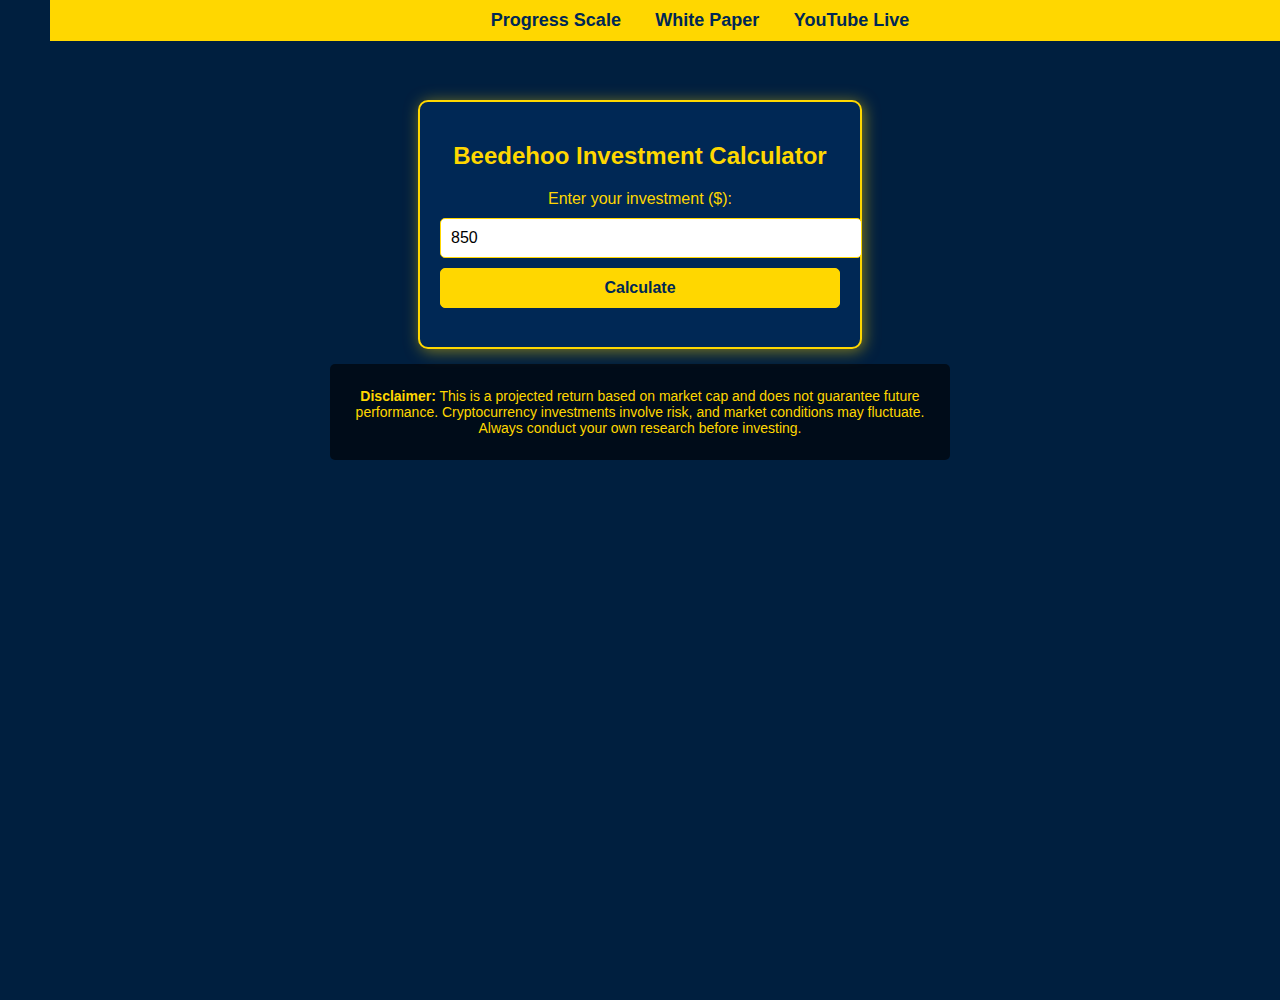
<file: index.html>
<!DOCTYPE html>
<html lang="en">
<head>
    <meta charset="UTF-8">
    <meta name="viewport" content="width=device-width, initial-scale=1.0">
    <title>Beedehoo Investment Calculator</title>
    <style>
        body {
            font-family: Arial, sans-serif;
            text-align: center;
            margin: 50px;
            background-color: #001f3f;
            color: #FFD700;
            overflow: hidden;
            position: relative;
        }
        .stars {
            width: 100%;
            height: 100vh;
            position: absolute;
            top: 0;
            left: 0;
            background: url('https://www.transparenttextures.com/patterns/stardust.png');
            animation: flyThrough 10s linear infinite;
        }
        @keyframes flyThrough {
            from { transform: translateY(0); }
            to { transform: translateY(-100%); }
        }
        .nav {
            background-color: #FFD700;
            padding: 10px;
            text-align: center;
            position: fixed;
            top: 0;
            width: 100%;
            z-index: 10;
        }
        .nav a {
            color: #002855;
            text-decoration: none;
            margin: 0 15px;
            font-size: 18px;
            font-weight: bold;
        }
        .nav a:hover {
            color: #FFC107;
        }
        .container {
            max-width: 400px;
            margin: 100px auto 0 auto;
            padding: 20px;
            border: 2px solid #FFD700;
            border-radius: 10px;
            box-shadow: 2px 2px 15px rgba(255, 215, 0, 0.5);
            background-color: #002855;
            position: relative;
            z-index: 2;
        }
        input, button {
            margin-top: 10px;
            padding: 10px;
            width: 100%;
            border: 1px solid #FFD700;
            border-radius: 5px;
            font-size: 16px;
        }
        button {
            background-color: #FFD700;
            color: #002855;
            font-weight: bold;
            cursor: pointer;
        }
        button:hover {
            background-color: #FFC107;
        }

        .disclaimer {
        margin-top: 15px;
        font-size: 14px;
        color: #FFD700;
        background: rgba(0, 0, 0, 0.6);
        padding: 10px;
        border-radius: 5px;
        max-width: 600px;
        margin-left: auto;
        margin-right: auto;
        text-align: center;
    }
    </style>
</head>
<body>
    <div class="stars"></div>
    <div class="nav">
        <!-- <a href="#calculator">Calculator</a> -->
        <a href="progressscale.html">Progress Scale</a>
        <a href="ourwhitepaper.html">White Paper</a>
        <a href="https://www.youtube.com/@Beedehoocoin">YouTube Live</a>
    </div>
    <div class="container" id="calculator">
        <h2>Beedehoo Investment Calculator</h2>
        <label for="investment">Enter your investment ($):</label>
        <input type="number" id="investment" value="850">
        <button onclick="calculateProfit()">Calculate</button>
        <h3 id="result"></h3>
    </div>

    <!-- Disclaimer -->
<div class="disclaimer">
    <p><strong>Disclaimer:</strong> This is a projected return based on market cap and does not guarantee future performance. Cryptocurrency investments involve risk, and market conditions may fluctuate. Always conduct your own research before investing.</p>
</div>

    <script>
        function calculateProfit() {
            let investment = parseFloat(document.getElementById("investment").value);
            let finalValue = investment * (1 + (10000 / 850)); // Calculates final amount with $10,000 profit
            document.getElementById("result").innerText = `Your investment could grow to: $${finalValue.toFixed(2)}`;
        }
    </script>
</body>
</html>
</file>
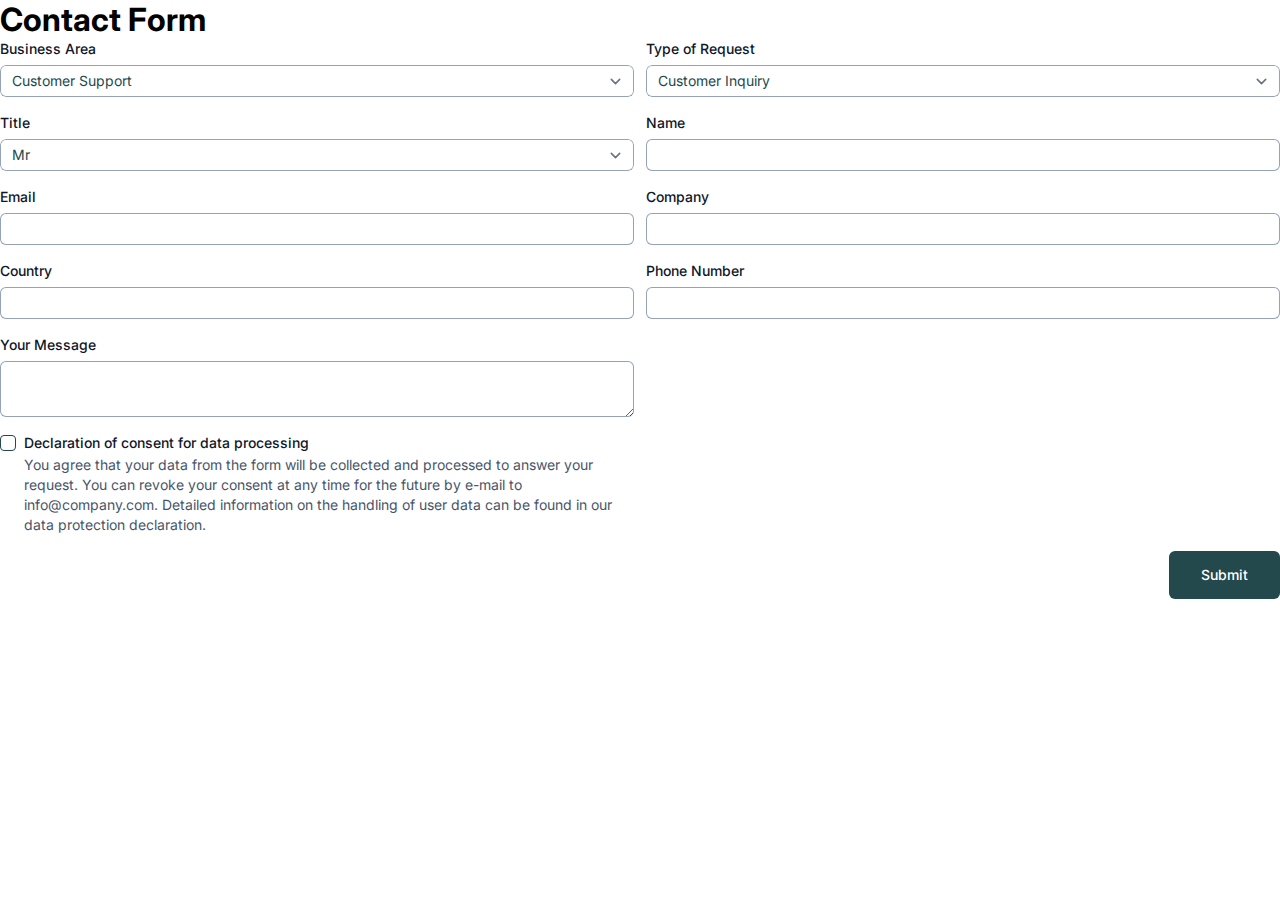
<file: contactus.html>
<!DOCTYPE html>
<html lang="en">
<head>
    <meta charset="UTF-8">
    <meta name="viewport" content="width=device-width, initial-scale=1.0">
    <title>Contact Us</title>
    <style>
        @import url("https://fonts.googleapis.com/css2?family=Inter:ital,opsz,wght@0,14..32,100..900;1,14..32,100..900&display=swap");

/** Variables **/

:root {
  --color-background: #cbd5e1;
  --color-background-alt: #3a9092;
  --color-border-active: #23494c;
  --color-border-default: #94a3b8;
  --color-highlight: #7ecac7;
  --color-primary: #23494c;
  --color-primary-active: #122d30;
  --color-text-default: #0f172a;
  --color-text-muted: #475569;

  --font-family-body: "Inter", sans-serif;
}

/** Base **/

*,
::before,
::after {
  box-sizing: border-box;
}

* {
  border: 0;
  margin: 0;
  padding: 0;
}

body {
  -webkit-font-smoothing: antialiased;
  font-family: var(--font-family-body);
  font-optical-sizing: auto;
  font-style: normal;
}

button,
input,
optgroup,
select,
textarea {
  font-family: inherit;
  font-feature-settings: inherit;
  font-variation-settings: inherit;
  font-size: 100%;
  font-weight: inherit;
  line-height: inherit;
  color: inherit;
  margin: 0;
  padding: 0;
}

[type="checkbox"],
[type="radio"],
[type="range"] {
  appearance: none;
  flex-shrink: 0;
  padding: 0;
  user-select: none;
}

[type="checkbox"]:focus,
[type="radio"]:focus,
[type="range"]:focus {
  outline: none;
}

/** Components **/

.fs-form {
  display: grid;
  row-gap: 1rem;
}

.fs-form:where(.fs-layout__2-column) {
  column-gap: 0.75rem;
  grid-template-columns: 1fr 1fr;
}

fieldset {
  display: grid;
  row-gap: 1rem;
}

.fs-form:where(.fs-layout__2-column) fieldset {
  column-gap: 0.75rem;
  grid-template-columns: 1fr 1fr;
  grid-column: 1 / -1;
}

.fs-field {
  display: flex;
  flex-direction: column;
  row-gap: 0.375rem;
}

.fs-label {
  color: var(--color-text-default);
  display: block;
  font-family: var(--font-family-display);
  font-size: 0.875rem;
  font-weight: 500;
  line-height: 1.25rem;
}

.fs-description {
  color: var(--color-text-muted);
  display: block;
  font-size: 0.875rem;
  line-height: 1.25rem;
}

.fs-button-group {
  display: flex;
  flex-direction: row-reverse;
  column-gap: 0.75rem;
}

.fs-form:where(.fs-layout__2-column) .fs-button-group {
  grid-column: 1 / -1;
}

.fs-button {
  background-color: var(--color-primary);
  border-radius: 0.375rem;
  color: white;
  cursor: pointer;
  font-size: 0.875rem;
  font-weight: 500;
  line-height: 1rem;
  padding: 1rem 2rem;
  transition-duration: 200ms;
  transition-property: background-color;
  transition-timing-function: cubic-bezier(0.4, 0, 0.2, 1);
}

.fs-button:hover {
  background-color: var(--color-primary-active);
}

.fs-button:focus-visible {
  background-color: var(--color-primary-active);
  outline: 3px solid var(--color-highlight);
}

.fs-input,
.fs-select {
  appearance: none;
  border-radius: 0.375rem;
  border-width: 0;
  box-shadow: var(--color-border-default) 0 0 0 1px inset;
  color: var(--color-primary);
  font-size: 0.875rem;
  height: 2rem;
  line-height: 1.25rem;
  outline: none;
  padding-left: 0.75rem;
  padding-right: 0.75rem;
}

.fs-input:focus-visible,
.fs-select:focus-visible {
  box-shadow: var(--color-border-active) 0 0 0 1.5px inset;
  outline: 3px solid var(--color-highlight);
  outline-offset: 0;
}

.fs-input::placeholder {
  color: var(--color-text-muted);
}

.fs-checkbox-group,
.fs-radio-group {
  display: flex;
  flex-direction: column;
  row-gap: 0.5rem;
}

.fs-checkbox-field,
.fs-radio-field {
  column-gap: 0.5rem;
  display: flex;
}

:is(.fs-checkbox-field, .fs-radio-field) .fs-label + .fs-description {
  margin-top: 0.125rem;
}

.fs-checkbox-wrapper,
.fs-radio-wrapper {
  align-items: center;
  display: flex;
  height: 1.25rem;
}

.fs-checkbox,
.fs-radio {
  background-color: #fff;
  border: 1px solid var(--color-primary);
  height: 1rem;
  width: 1rem;
}

.fs-checkbox {
  border-radius: 0.25rem;
}

.fs-radio {
  border-radius: 100%;
}

.fs-checkbox:checked,
.fs-radio:checked {
  background-color: var(--color-primary);
  background-position: center;
  background-repeat: no-repeat;
  background-size: 100% 100%;
  border-color: transparent;
}

.fs-checkbox:checked {
  background-image: url("data:image/svg+xml,%3csvg viewBox='0 0 16 16' fill='white' xmlns='http://www.w3.org/2000/svg'%3e%3cpath d='M12.207 4.793a1 1 0 010 1.414l-5 5a1 1 0 01-1.414 0l-2-2a1 1 0 011.414-1.414L6.5 9.086l4.293-4.293a1 1 0 011.414 0z'/%3e%3c/svg%3e");
}

.fs-radio:checked {
  background-image: url("data:image/svg+xml,%3csvg viewBox='0 0 16 16' fill='white' xmlns='http://www.w3.org/2000/svg'%3e%3ccircle cx='8' cy='8' r='3'/%3e%3c/svg%3e");
}

.fs-checkbox:focus-visible,
.fs-radio:focus-visible {
  outline: 3px solid var(--color-highlight);
  outline-offset: 0;
}

.fs-select {
  background-color: #fff;
  background-image: url("data:image/svg+xml,%3csvg xmlns='http://www.w3.org/2000/svg' fill='none' viewBox='0 0 20 20'%3e%3cpath stroke='%236b7280' stroke-linecap='round' stroke-linejoin='round' stroke-width='1.5' d='M6 8l4 4 4-4'/%3e%3c/svg%3e");
  background-position: right 0.5rem center;
  background-repeat: no-repeat;
  background-size: 1.5em 1.5em;
  padding-right: 2.5rem;
}

.fs-slider {
  background: transparent;
  cursor: pointer;
  height: 1.25rem;
  width: 100%;
}

.fs-slider::-moz-range-track {
  background-color: var(--color-background);
  border-radius: 0.5rem;
  height: 0.5rem;
}

.fs-slider::-webkit-slider-runnable-track {
  background-color: var(--color-background);
  border-radius: 0.5rem;
  height: 0.5rem;
}

.fs-slider::-moz-range-thumb {
  background-color: var(--color-primary);
  border: none; /* Removes extra border that FF applies */
  border-radius: 50%;
  height: 1.25rem;
  width: 1.25rem;
}

.fs-slider::-webkit-slider-thumb {
  appearance: none;
  background-color: var(--color-primary);
  border-radius: 50%;
  height: 1.25rem;
  margin-top: -0.375rem; /* Centers thumb on the track */
  width: 1.25rem;
}

.fs-slider:focus-visible::-moz-range-thumb {
  outline: 2px solid var(--color-primary);
  outline-offset: 2px;
}

.fs-slider:focus-visible::-webkit-slider-thumb {
  outline: 2px solid var(--color-primary);
  outline-offset: 2px;
}

.fs-switch-field {
  align-items: center;
  column-gap: 0.75rem;
  display: flex;
  justify-content: space-between;
}

.fs-switch {
  background-color: var(--color-background-alt);
  background-image: url("data:image/svg+xml,%3csvg xmlns='http://www.w3.org/2000/svg' viewBox='-4 -4 8 8'%3e%3ccircle r='3' fill='white'/%3e%3c/svg%3e");
  background-position: left center;
  background-repeat: no-repeat;
  border-radius: 1.5rem;
  cursor: pointer;
  height: 1.5rem;
  transition-duration: 200ms;
  transition-property: background-color, background-position;
  transition-timing-function: cubic-bezier(0.4, 0, 0.2, 1);
  width: 2.75rem;
}

.fs-switch:checked {
  background-color: var(--color-primary);
  background-position: right center;
}

.fs-switch:focus-visible {
  outline: 3px solid var(--color-highlight);
  outline-offset: 0;
}

.fs-textarea {
  appearance: none;
  border-radius: 0.375rem;
  border-width: 0;
  box-shadow: var(--color-border-default) 0 0 0 1px inset;
  color: var(--color-primary);
  font-size: 0.875rem;
  line-height: 1.25rem;
  outline: none;
  padding: 0.5rem 0.75rem;
  resize: vertical;
}

.fs-textarea:focus-visible {
  box-shadow: var(--color-border-active) 0 0 0 1.5px inset;
  outline: 3px solid var(--color-highlight);
  outline-offset: 0;
}

.fs-textarea::placeholder {
  color: var(--color-text-muted);
}

</style>

</head>
<body>
    <h1>Contact Form</h1>
    <form
  action="https://formspree.io/f/{FORM_ID}"
  class="fs-form fs-layout__2-column"
  target="_top"
  method="POST"
>
  <fieldset>
    <div class="fs-field">
      <label class="fs-label" for="business-area">Business Area</label>
      <select
        class="fs-select"
        id="business-area"
        name="business-area"
        required
      >
        <option value="dept-1">Customer Support</option>
        <option value="dept-3">Media</option>
      </select>
    </div>
    <div class="fs-field">
      <label class="fs-label" for="request-type">Type of Request</label>
      <select class="fs-select" id="request-type" name="request-type" required>
        <option value="product-inquiry">Customer Inquiry</option>
        <option value="purchase-request">Large Purchase Request</option>
        <option value="general-inquiry">General Inquiry</option>
      </select>
    </div>
    <div class="fs-field">
      <label class="fs-label" for="title">Title</label>
      <select class="fs-select" id="title" name="title" required>
        <option value="mr">Mr</option>
        <option value="ms">Ms</option>
        <option value="mx">Mx</option>
      </select>
    </div>
    <div class="fs-field">
      <label class="fs-label" for="name">Name</label>
      <input class="fs-input" id="name" name="name" required />
    </div>
    <div class="fs-field">
      <label class="fs-label" for="email">Email</label>
      <input class="fs-input" id="email" name="email" required />
    </div>
    <div class="fs-field">
      <label class="fs-label" for="company">Company</label>
      <input class="fs-input" id="company" name="company" required />
    </div>
    <div class="fs-field">
      <label class="fs-label" for="country">Country</label>
      <input class="fs-input" id="country" name="country" required />
    </div>
    <div class="fs-field">
      <label class="fs-label" for="phone-number">Phone Number</label>
      <input class="fs-input" id="phone-number" name="phone-number" />
    </div>
    <div class="fs-field">
      <label class="fs-label" for="message">Your Message</label>
      <textarea
        class="fs-textarea"
        id="message"
        name="message"
        required
      ></textarea>
    </div>
  </fieldset>
  <div class="fs-checkbox-field">
    <div class="fs-checkbox-wrapper">
      <input
        aria-describedby="dpa-consent-description"
        class="fs-checkbox"
        id="dpa-consent"
        name="dpa-consent"
        required
        type="checkbox"
        value="consent"
      />
    </div>
    <div>
      <label class="fs-label" for="dpa-consent">
        Declaration of consent for data processing
      </label>
      <p class="fs-description" id="dpa-consent-description">
        You agree that your data from the form will be collected and processed
        to answer your request. You can revoke your consent at any time for the
        future by e-mail to info@company.com. Detailed information on the
        handling of user data can be found in our data protection declaration.
      </p>
    </div>
  </div>
  <div class="fs-button-group">
    <button class="fs-button" type="submit">Submit</button>
  </div>
</form>
</body>
</html>
</file>
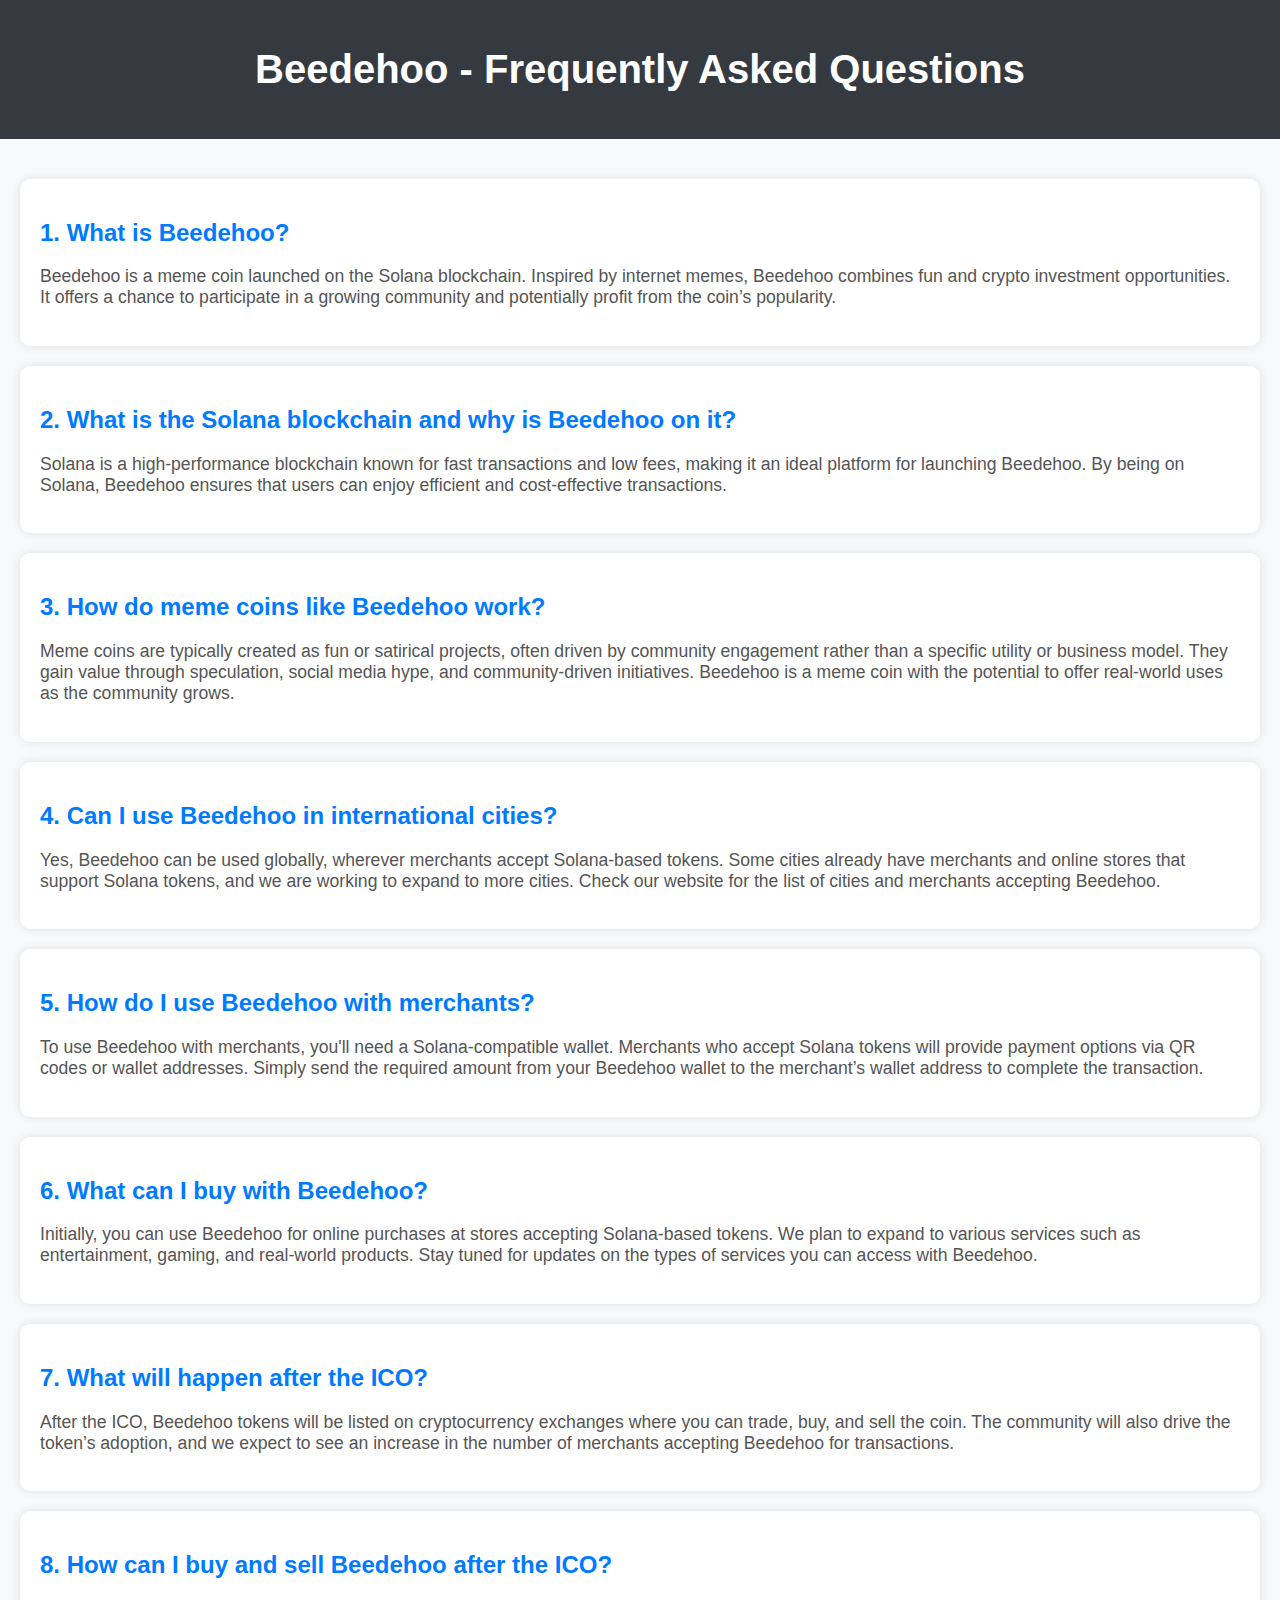
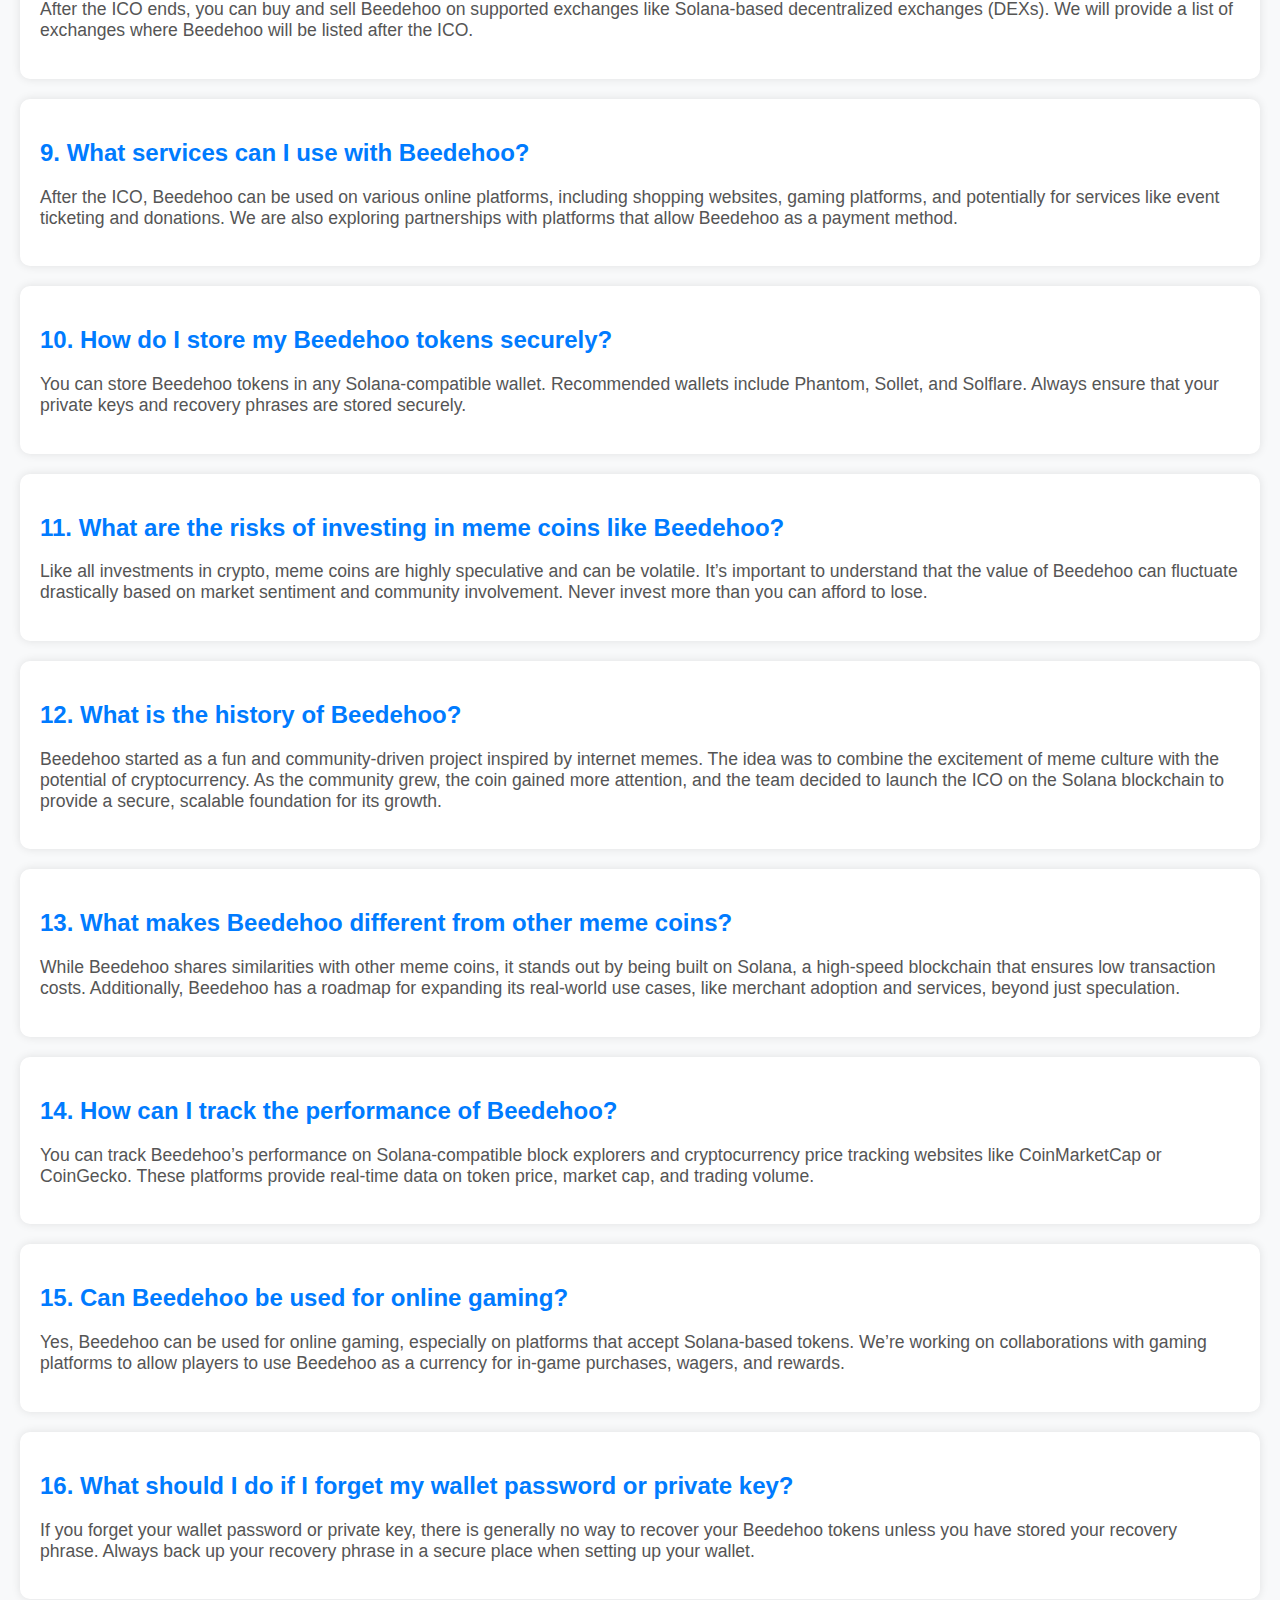
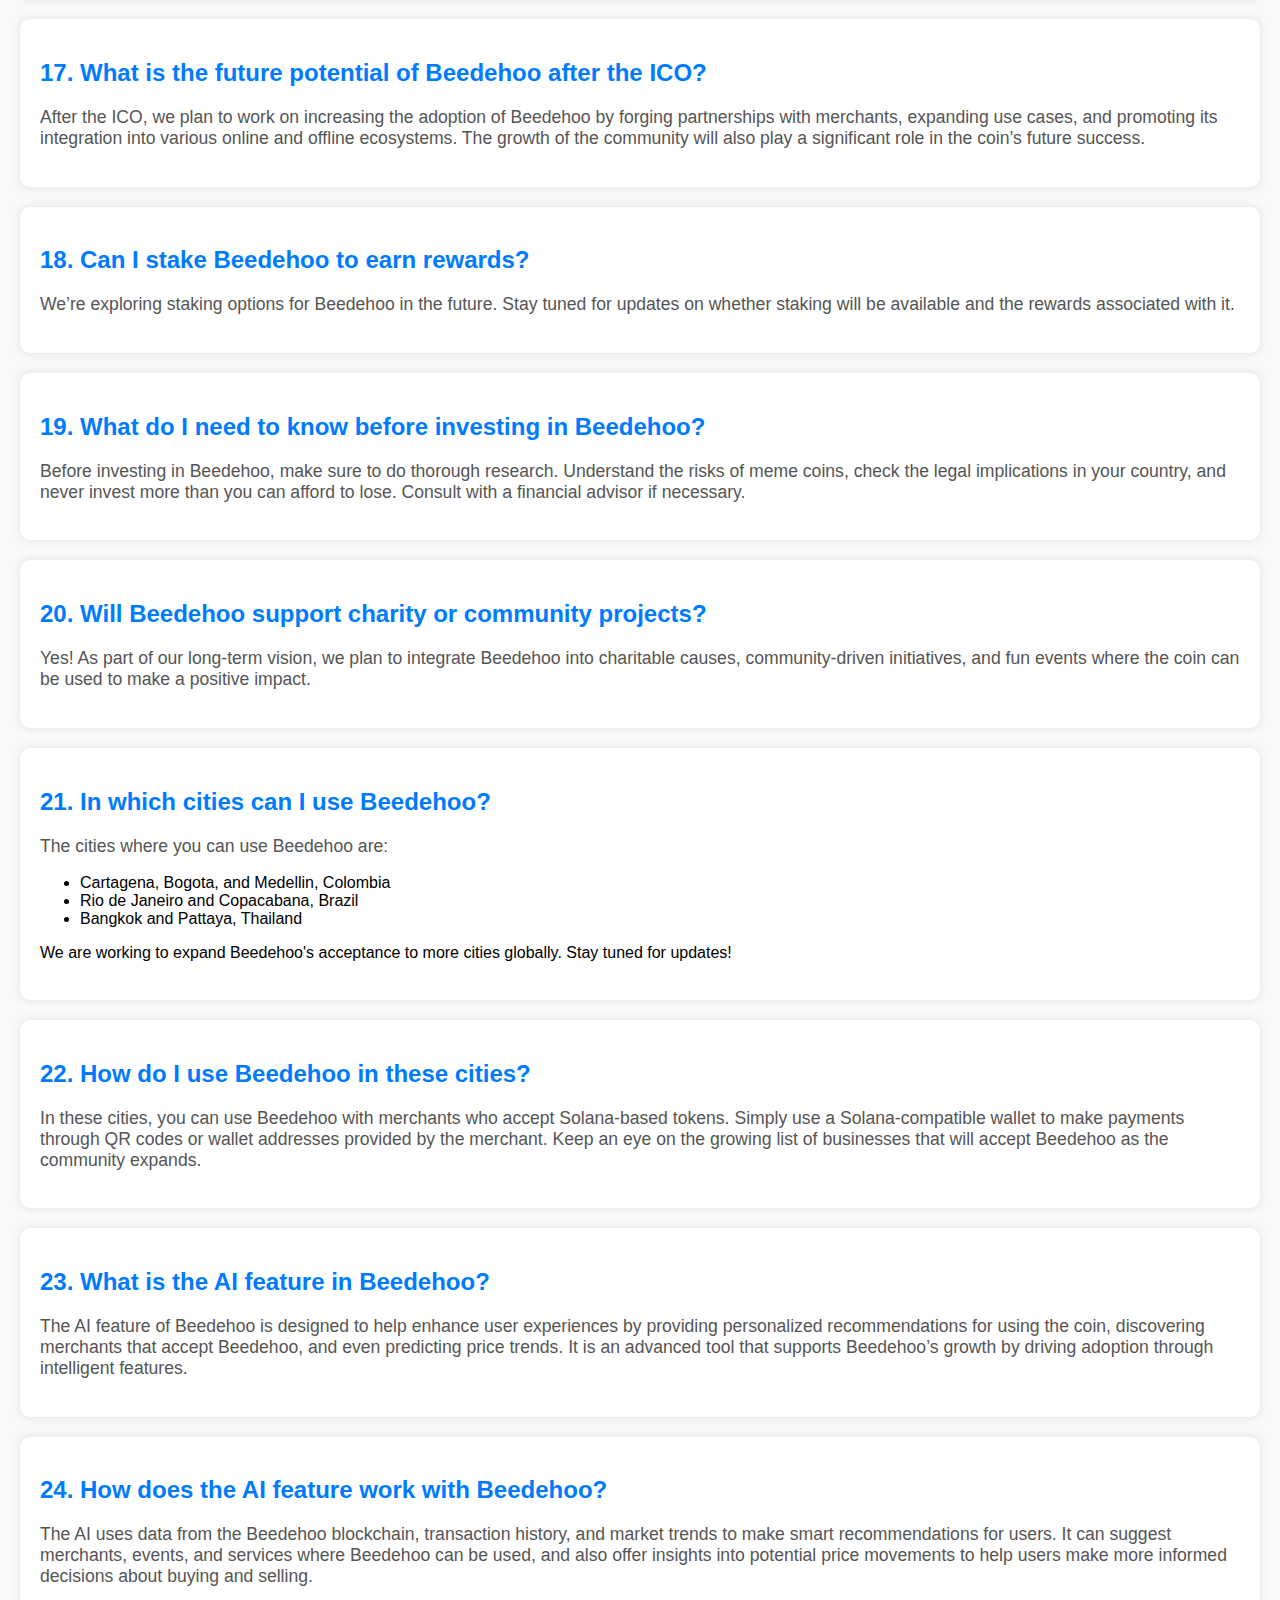
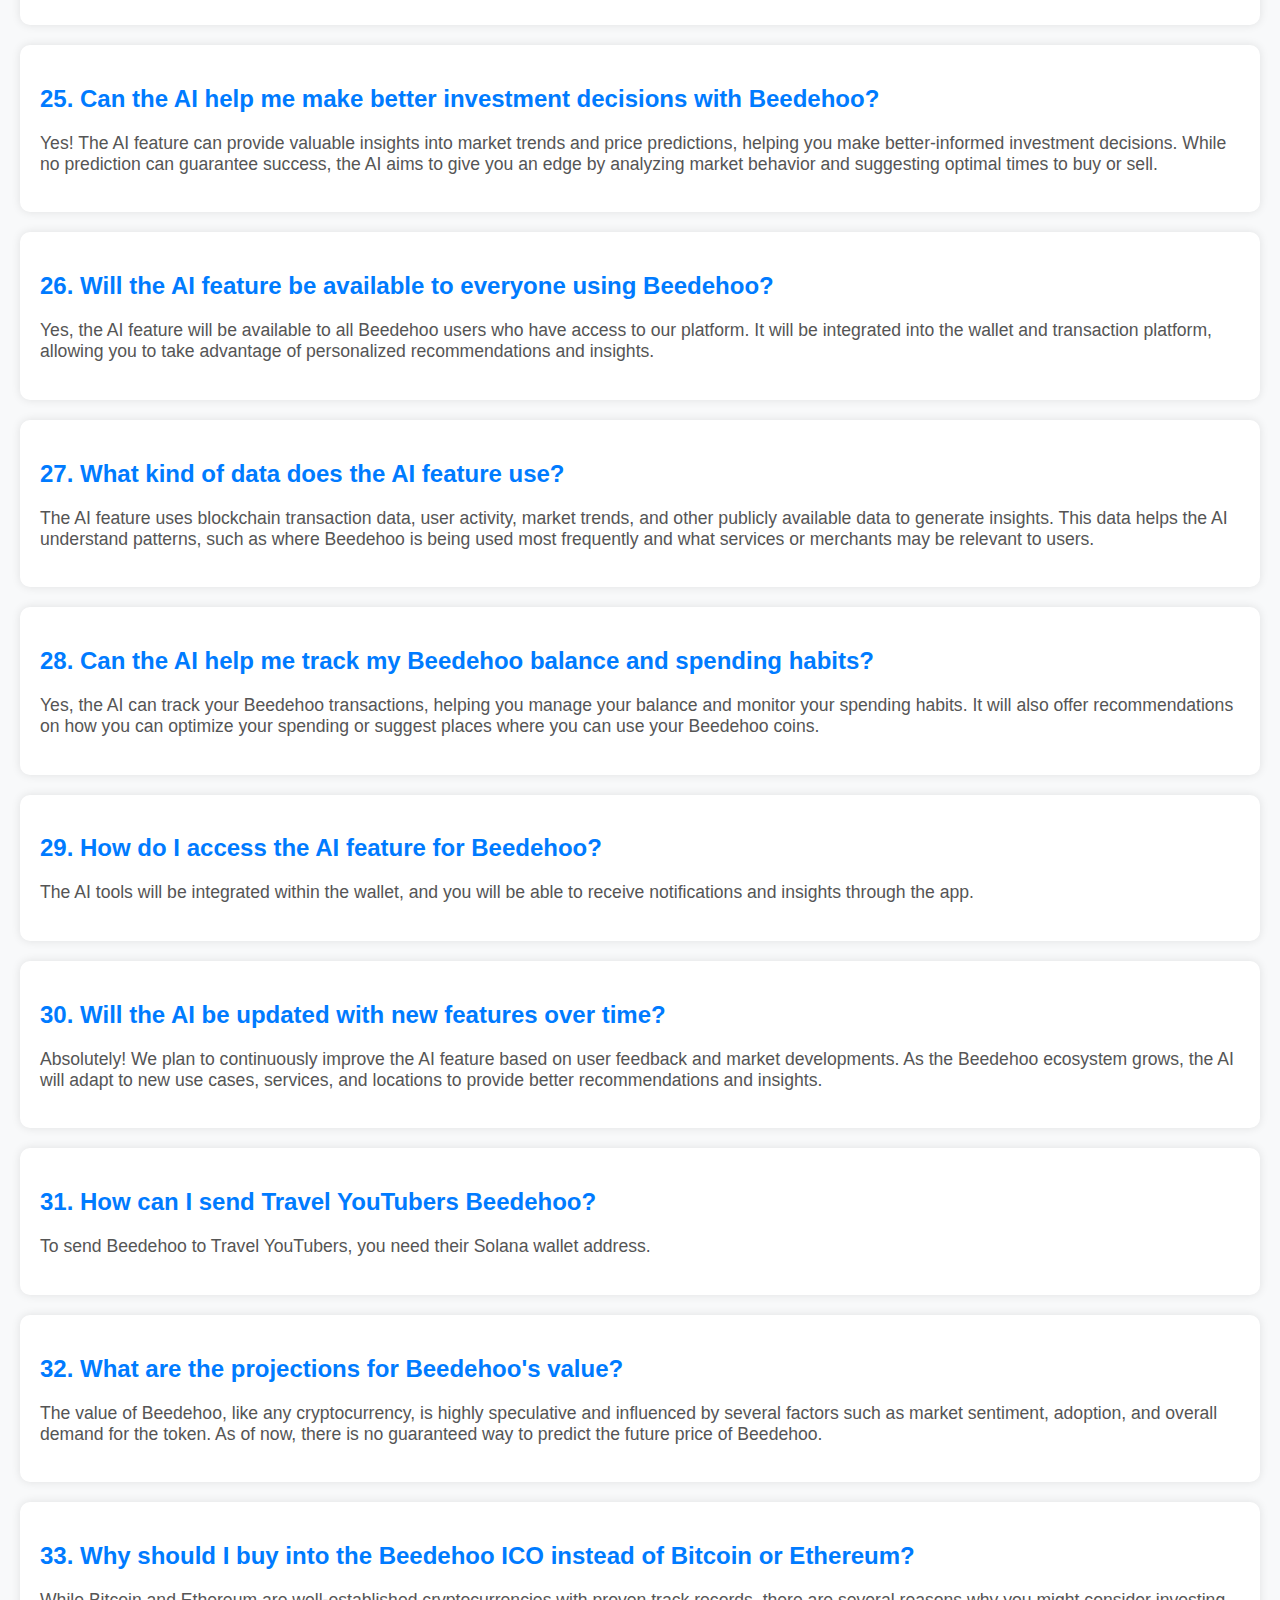
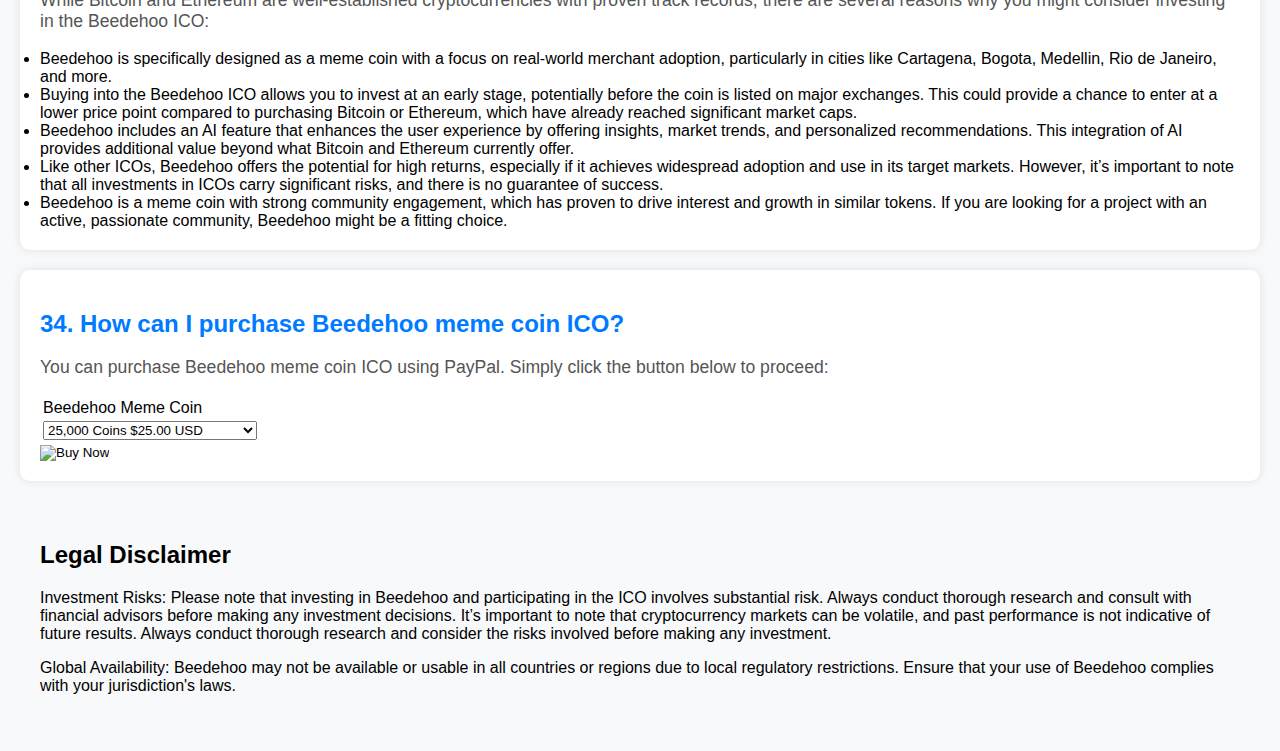
<file: faq.html>
<!DOCTYPE html>
<html lang="en">
<head>
    <meta charset="UTF-8">
    <meta name="viewport" content="width=device-width, initial-scale=1.0">
    <title>Beedehoo - Frequently Asked Questions</title>
    <style>
        body {
            font-family: Arial, sans-serif;
            background-color: #f8f9fa;
            margin: 0;
            padding: 0;
        }
        header {
            background-color: #343a40;
            color: white;
            text-align: center;
            padding: 20px;
        }
        h1 {
            font-size: 2.5em;
        }
        section {
            padding: 20px;
        }
        .faq {
            background-color: white;
            border-radius: 10px;
            margin: 20px 0;
            padding: 20px;
            box-shadow: 0 0 10px rgba(0, 0, 0, 0.1);
        }
        .faq h2 {
            font-size: 1.5em;
            color: #007bff;
        }
        .faq p {
            font-size: 1.1em;
            color: #555;
        }
        footer {
            background-color: #343a40;
            color: white;
            text-align: center;
            padding: 10px;
        }
    </style>
</head>
<body>

<header>
    <h1>Beedehoo - Frequently Asked Questions</h1>
</header>

<section>
    <div class="faq">
        <h2>1. What is Beedehoo?</h2>
        <p>Beedehoo is a meme coin launched on the Solana blockchain. Inspired by internet memes, Beedehoo combines fun and crypto investment opportunities. It offers a chance to participate in a growing community and potentially profit from the coin’s popularity.</p>
    </div>

    <div class="faq">
        <h2>2. What is the Solana blockchain and why is Beedehoo on it?</h2>
        <p>Solana is a high-performance blockchain known for fast transactions and low fees, making it an ideal platform for launching Beedehoo. By being on Solana, Beedehoo ensures that users can enjoy efficient and cost-effective transactions.</p>
    </div>

    <div class="faq">
        <h2>3. How do meme coins like Beedehoo work?</h2>
        <p>Meme coins are typically created as fun or satirical projects, often driven by community engagement rather than a specific utility or business model. They gain value through speculation, social media hype, and community-driven initiatives. Beedehoo is a meme coin with the potential to offer real-world uses as the community grows.</p>
    </div>

    <div class="faq">
        <h2>4. Can I use Beedehoo in international cities?</h2>
        <p>Yes, Beedehoo can be used globally, wherever merchants accept Solana-based tokens. Some cities already have merchants and online stores that support Solana tokens, and we are working to expand to more cities. Check our website for the list of cities and merchants accepting Beedehoo.</p>
    </div>

    <div class="faq">
        <h2>5. How do I use Beedehoo with merchants?</h2>
        <p>To use Beedehoo with merchants, you'll need a Solana-compatible wallet. Merchants who accept Solana tokens will provide payment options via QR codes or wallet addresses. Simply send the required amount from your Beedehoo wallet to the merchant’s wallet address to complete the transaction.</p>
    </div>

    <div class="faq">
        <h2>6. What can I buy with Beedehoo?</h2>
        <p>Initially, you can use Beedehoo for online purchases at stores accepting Solana-based tokens. We plan to expand to various services such as entertainment, gaming, and real-world products. Stay tuned for updates on the types of services you can access with Beedehoo.</p>
    </div>

    <div class="faq">
        <h2>7. What will happen after the ICO?</h2>
        <p>After the ICO, Beedehoo tokens will be listed on cryptocurrency exchanges where you can trade, buy, and sell the coin. The community will also drive the token’s adoption, and we expect to see an increase in the number of merchants accepting Beedehoo for transactions.</p>
    </div>

    <div class="faq">
        <h2>8. How can I buy and sell Beedehoo after the ICO?</h2>
        <p>After the ICO ends, you can buy and sell Beedehoo on supported exchanges like Solana-based decentralized exchanges (DEXs). We will provide a list of exchanges where Beedehoo will be listed after the ICO.</p>
    </div>

    <div class="faq">
        <h2>9. What services can I use with Beedehoo?</h2>
        <p>After the ICO, Beedehoo can be used on various online platforms, including shopping websites, gaming platforms, and potentially for services like event ticketing and donations. We are also exploring partnerships with platforms that allow Beedehoo as a payment method.</p>
    </div>

    <div class="faq">
        <h2>10. How do I store my Beedehoo tokens securely?</h2>
        <p>You can store Beedehoo tokens in any Solana-compatible wallet. Recommended wallets include Phantom, Sollet, and Solflare. Always ensure that your private keys and recovery phrases are stored securely.</p>
    </div>

    <div class="faq">
        <h2>11. What are the risks of investing in meme coins like Beedehoo?</h2>
        <p>Like all investments in crypto, meme coins are highly speculative and can be volatile. It’s important to understand that the value of Beedehoo can fluctuate drastically based on market sentiment and community involvement. Never invest more than you can afford to lose.</p>
    </div>

    <div class="faq">
        <h2>12. What is the history of Beedehoo?</h2>
        <p>Beedehoo started as a fun and community-driven project inspired by internet memes. The idea was to combine the excitement of meme culture with the potential of cryptocurrency. As the community grew, the coin gained more attention, and the team decided to launch the ICO on the Solana blockchain to provide a secure, scalable foundation for its growth.</p>
    </div>

    <div class="faq">
        <h2>13. What makes Beedehoo different from other meme coins?</h2>
        <p>While Beedehoo shares similarities with other meme coins, it stands out by being built on Solana, a high-speed blockchain that ensures low transaction costs. Additionally, Beedehoo has a roadmap for expanding its real-world use cases, like merchant adoption and services, beyond just speculation.</p>
    </div>

    <div class="faq">
        <h2>14. How can I track the performance of Beedehoo?</h2>
        <p>You can track Beedehoo’s performance on Solana-compatible block explorers and cryptocurrency price tracking websites like CoinMarketCap or CoinGecko. These platforms provide real-time data on token price, market cap, and trading volume.</p>
    </div>

    <div class="faq">
        <h2>15. Can Beedehoo be used for online gaming?</h2>
        <p>Yes, Beedehoo can be used for online gaming, especially on platforms that accept Solana-based tokens. We’re working on collaborations with gaming platforms to allow players to use Beedehoo as a currency for in-game purchases, wagers, and rewards.</p>
    </div>

    <div class="faq">
        <h2>16. What should I do if I forget my wallet password or private key?</h2>
        <p>If you forget your wallet password or private key, there is generally no way to recover your Beedehoo tokens unless you have stored your recovery phrase. Always back up your recovery phrase in a secure place when setting up your wallet.</p>
    </div>

    <div class="faq">
        <h2>17. What is the future potential of Beedehoo after the ICO?</h2>
        <p>After the ICO, we plan to work on increasing the adoption of Beedehoo by forging partnerships with merchants, expanding use cases, and promoting its integration into various online and offline ecosystems. The growth of the community will also play a significant role in the coin’s future success.</p>
    </div>

    <div class="faq">
        <h2>18. Can I stake Beedehoo to earn rewards?</h2>
        <p>We’re exploring staking options for Beedehoo in the future. Stay tuned for updates on whether staking will be available and the rewards associated with it.</p>
    </div>

    <div class="faq">
        <h2>19. What do I need to know before investing in Beedehoo?</h2>
        <p>Before investing in Beedehoo, make sure to do thorough research. Understand the risks of meme coins, check the legal implications in your country, and never invest more than you can afford to lose. Consult with a financial advisor if necessary.</p>
    </div>

    <div class="faq">
        <h2>20. Will Beedehoo support charity or community projects?</h2>
        <p>Yes! As part of our long-term vision, we plan to integrate Beedehoo into charitable causes, community-driven initiatives, and fun events where the coin can be used to make a positive impact.</p>
    </div>

    <!-- Questions about the AI feature -->
    <div class="faq">
        <h2>21. In which cities can I use Beedehoo?</h2>
        <p>The cities where you can use Beedehoo are:
            <ul>
                <li>Cartagena, Bogota, and Medellin, Colombia</li>
                <li>Rio de Janeiro and Copacabana, Brazil</li>
                <li>Bangkok and Pattaya, Thailand</li>
            </ul>
            We are working to expand Beedehoo's acceptance to more cities globally. Stay tuned for updates!</p>
    </div>

    <div class="faq">
        <h2>22. How do I use Beedehoo in these cities?</h2>
        <p>In these cities, you can use Beedehoo with merchants who accept Solana-based tokens. Simply use a Solana-compatible wallet to make payments through QR codes or wallet addresses provided by the merchant. Keep an eye on the growing list of businesses that will accept Beedehoo as the community expands.</p>
    </div>

    <div class="faq">
        <h2>23. What is the AI feature in Beedehoo?</h2>
        <p>The AI feature of Beedehoo is designed to help enhance user experiences by providing personalized recommendations for using the coin, discovering merchants that accept Beedehoo, and even predicting price trends. It is an advanced tool that supports Beedehoo’s growth by driving adoption through intelligent features.</p>
    </div>

    <div class="faq">
        <h2>24. How does the AI feature work with Beedehoo?</h2>
        <p>The AI uses data from the Beedehoo blockchain, transaction history, and market trends to make smart recommendations for users. It can suggest merchants, events, and services where Beedehoo can be used, and also offer insights into potential price movements to help users make more informed decisions about buying and selling.</p>
    </div>

    <div class="faq">
        <h2>25. Can the AI help me make better investment decisions with Beedehoo?</h2>
        <p>Yes! The AI feature can provide valuable insights into market trends and price predictions, helping you make better-informed investment decisions. While no prediction can guarantee success, the AI aims to give you an edge by analyzing market behavior and suggesting optimal times to buy or sell.</p>
    </div>

    <div class="faq">
        <h2>26. Will the AI feature be available to everyone using Beedehoo?</h2>
        <p>Yes, the AI feature will be available to all Beedehoo users who have access to our platform. It will be integrated into the wallet and transaction platform, allowing you to take advantage of personalized recommendations and insights.</p>
    </div>

    <div class="faq">
        <h2>27. What kind of data does the AI feature use?</h2>
        <p>The AI feature uses blockchain transaction data, user activity, market trends, and other publicly available data to generate insights. This data helps the AI understand patterns, such as where Beedehoo is being used most frequently and what services or merchants may be relevant to users.</p>
    </div>

    <div class="faq">
        <h2>28. Can the AI help me track my Beedehoo balance and spending habits?</h2>
        <p>Yes, the AI can track your Beedehoo transactions, helping you manage your balance and monitor your spending habits. It will also offer recommendations on how you can optimize your spending or suggest places where you can use your Beedehoo coins.</p>
    </div>

    <div class="faq">
        <h2>29. How do I access the AI feature for Beedehoo?</h2>
        <p>The AI tools will be integrated within the wallet, and you will be able to receive notifications and insights through the app.</p>
    </div>

    <div class="faq">
        <h2>30. Will the AI be updated with new features over time?</h2>
        <p>Absolutely! We plan to continuously improve the AI feature based on user feedback and market developments. As the Beedehoo ecosystem grows, the AI will adapt to new use cases, services, and locations to provide better recommendations and insights.</p>
    </div>

    <div class="faq">
        <h2>31. How can I send Travel YouTubers Beedehoo?</h2>
        <p>To send Beedehoo to Travel YouTubers, you need their Solana wallet address. </p>
    </div>

    <div class="faq">
        <h2>32. What are the projections for Beedehoo's value?</h2>
        <p>The value of Beedehoo, like any cryptocurrency, is highly speculative and influenced by several factors such as market sentiment, adoption, and overall demand for the token. As of now, there is no guaranteed way to predict the future price of Beedehoo.</p>
    </div>

    <div class="faq">
        <h2>33. Why should I buy into the Beedehoo ICO instead of Bitcoin or Ethereum?</h2>
        <p>While Bitcoin and Ethereum are well-established cryptocurrencies with proven track records, there are several reasons why you might consider investing in the Beedehoo ICO:</p>
        <li>Beedehoo is specifically designed as a meme coin with a focus on real-world merchant adoption, particularly in cities like Cartagena, Bogota, Medellin, Rio de Janeiro, and more.</li>
        <li>Buying into the Beedehoo ICO allows you to invest at an early stage, potentially before the coin is listed on major exchanges. This could provide a chance to enter at a lower price point compared to purchasing Bitcoin or Ethereum, which have already reached significant market caps.</li>
        <li>Beedehoo includes an AI feature that enhances the user experience by offering insights, market trends, and personalized recommendations. This integration of AI provides additional value beyond what Bitcoin and Ethereum currently offer.</li>
        <li>Like other ICOs, Beedehoo offers the potential for high returns, especially if it achieves widespread adoption and use in its target markets. However, it’s important to note that all investments in ICOs carry significant risks, and there is no guarantee of success.</li>
        <li>Beedehoo is a meme coin with strong community engagement, which has proven to drive interest and growth in similar tokens. If you are looking for a project with an active, passionate community, Beedehoo might be a fitting choice.</li>
    </div>

    <div class="faq">
        <h2>34. How can I purchase Beedehoo meme coin ICO?</h2>
        <p>You can purchase Beedehoo meme coin ICO using PayPal. Simply click the button below to proceed:</p>
        <form action="https://www.paypal.com/cgi-bin/webscr" method="post" target="_top">
            <input type="hidden" name="cmd" value="_s-xclick" />
            <input type="hidden" name="hosted_button_id" value="T5H7YS8YX5RAS" />
            <table>
              <tr>
                <td>
                  <input type="hidden" name="on0" value="Beedehoo Meme Coin"/>
                  Beedehoo Meme Coin
                </td>
              </tr>
              <tr>
                <td>
                  <select name="os0">
                    <option value="25,000 Coins">
                      25,000 Coins $25.00 USD
                    </option>
                    <option value="100,000 Coins">
                      100,000 Coins $100.00 USD
                    </option>
                    <option value="2,000,000 Coins">
                      2,000,000 Coins $2,000.00 USD
                    </option>
                  </select>
                </td>
              </tr>
            </table>
            <input type="hidden" name="currency_code" value="USD" />
            <input type="image" src="https://www.paypalobjects.com/en_US/i/btn/btn_buynowCC_LG.gif" border="0" name="submit" title="PayPal - The safer, easier way to pay online!" alt="Buy Now" />
          </form>
    </div>

    <section class="mt-12">
        <h2 class="text-2xl font-semibold text-gray-900">Legal Disclaimer</h2>
        <div class="bg-white p-6 rounded-lg shadow-lg mt-4">
            <p class="text-gray-600">Investment Risks: Please note that investing in Beedehoo and participating in the ICO involves substantial risk. Always conduct thorough research and consult with financial advisors before making any investment decisions. It’s important to note that cryptocurrency markets can be volatile, and past performance is not indicative of future results. Always conduct thorough research and consider the risks involved before making any investment.</p>
            <p class="text-gray-600 mt-4">Global Availability: Beedehoo may not be available or usable in all countries or regions due to local regulatory restrictions. Ensure that your use of Beedehoo complies with your jurisdiction's laws.</p>
        </div>
    </section>
</div>
</body>
</html>
</file>
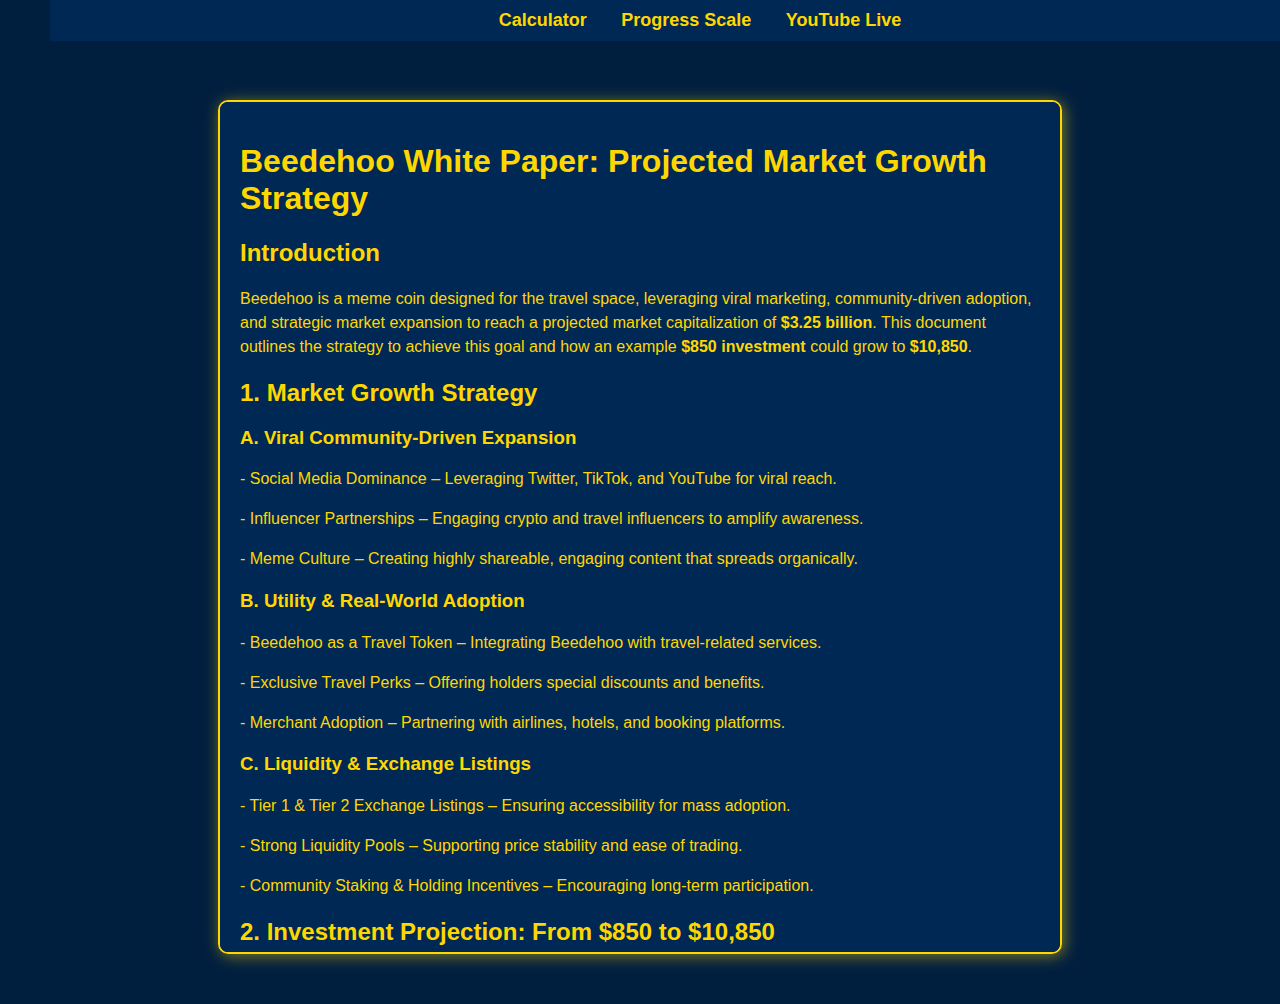
<file: ourwhitepaper.html>
<!DOCTYPE html>
<html lang="en">
<head>
    <meta charset="UTF-8">
    <meta name="viewport" content="width=device-width, initial-scale=1.0">
    <title>Beedehoo White Paper</title>
    <style>
        body {
            font-family: Arial, sans-serif;
            text-align: center;
            margin: 50px;
            background-color: #001f3f;
            color: #FFD700;
            overflow-y: auto;
            position: relative;
        }
        .nav {
            background-color: #002855;
            padding: 10px;
            text-align: center;
            position: fixed;
            top: 0;
            width: 100%;
            z-index: 10;
        }
        .nav a {
            color: #FFD700;
            text-decoration: none;
            margin: 0 15px;
            font-size: 18px;
            font-weight: bold;
        }
        .nav a:hover {
            color: #FFC107;
        }
        .container {
            max-width: 800px;
            margin: 100px auto 0 auto;
            padding: 20px;
            border: 2px solid #FFD700;
            border-radius: 10px;
            box-shadow: 2px 2px 15px rgba(255, 215, 0, 0.5);
            background-color: #002855;
            text-align: left;
            overflow-y: auto;
            max-height: 90vh;
        }
        h1, h2, h3 {
            color: #FFD700;
        }
        p {
            font-size: 16px;
            line-height: 1.5;
        }
    </style>
</head>
<body>
    <div class="nav">
        <a href="index.html">Calculator</a>
        <a href="progressscale.html">Progress Scale</a>
        <a href="https://www.youtube.com/@Beedehoocoin">YouTube Live</a>
    </div>
    <div class="container">
        <h1>Beedehoo White Paper: Projected Market Growth Strategy</h1>
        <h2>Introduction</h2>
        <p>Beedehoo is a meme coin designed for the travel space, leveraging viral marketing, community-driven adoption, and strategic market expansion to reach a projected market capitalization of <strong>$3.25 billion</strong>. This document outlines the strategy to achieve this goal and how an example <strong>$850 investment</strong> could grow to <strong>$10,850</strong>.</p>
        
        <h2>1. Market Growth Strategy</h2>
        <h3>A. Viral Community-Driven Expansion</h3>
        <p>- Social Media Dominance – Leveraging Twitter, TikTok, and YouTube for viral reach.</p>
        <p>- Influencer Partnerships – Engaging crypto and travel influencers to amplify awareness.</p>
        <p>- Meme Culture – Creating highly shareable, engaging content that spreads organically.</p>

        <h3>B. Utility & Real-World Adoption</h3>
        <p>- Beedehoo as a Travel Token – Integrating Beedehoo with travel-related services.</p>
        <p>- Exclusive Travel Perks – Offering holders special discounts and benefits.</p>
        <p>- Merchant Adoption – Partnering with airlines, hotels, and booking platforms.</p>

        <h3>C. Liquidity & Exchange Listings</h3>
        <p>- Tier 1 & Tier 2 Exchange Listings – Ensuring accessibility for mass adoption.</p>
        <p>- Strong Liquidity Pools – Supporting price stability and ease of trading.</p>
        <p>- Community Staking & Holding Incentives – Encouraging long-term participation.</p>

        <h2>2. Investment Projection: From $850 to $10,850</h2>
        <h3>A. Market Cap Scaling Model</h3>
        <p>- Target Market Cap: <strong>$3.25 billion</strong></p>
        <p>- Growth Multiple: X times growth</p>

        <h3>B. The Power of 300,000 Investors</h3>
        <p>- If 300,000 people each invest $850 into Beedehoo, the market cap will reach $3.25 billion.</p>
        <p>- This collective effort will drive mass adoption, visibility, and liquidity.</p>
        <p>- The network effect will push Beedehoo into mainstream recognition.</p>
        
        <h2>3. Roadmap to $3.25 Billion Market Cap</h2>
        <p>**Phase 1: Foundation (0-$100M Market Cap)** – Establish community, secure exchange listings, launch viral marketing.</p>
        <p>**Phase 2: Expansion ($100M-$1B Market Cap)** – Major influencer partnerships, Tier 2 exchange listings, travel integrations.</p>
        <p>**Phase 3: Dominance ($1B-$3.25B Market Cap)** – Tier 1 exchange listings, mass adoption campaigns, institutional investments.</p>

        <h2>4. Leveraging $3.25 Billion Market Cap for Global Growth</h2>
        <p>- Institutional and Corporate Adoption – Beedehoo recognized as a high-growth digital asset.</p>
        <p>- International Expansion & Utility – Merchant adoption, travel integrations, global exchange listings.</p>
        <p>- Market Cap Growth Beyond $3.25 Billion – Mass market recognition, Web3 integration, emerging market expansion.</p>

        <h2>5. Why Beedehoo is the Next Big Thing</h2>
        <p>- Viral-First Strategy – Built for exponential social media growth.</p>
        <p>- Strong Community Incentives – Rewards for holders and stakers.</p>
        <p>- Real-World Use Case – A meme coin with actual travel benefits.</p>
        <p>- Low Market Entry – Perfect opportunity for early investors.</p>

        <h2>Conclusion</h2>
        <p>Beedehoo is more than just a meme coin – it’s a movement. By becoming part of the **300,000 investors** purchasing **$850 worth of Beedehoo**, you contribute to growing the market cap to **$3.25 billion**. Once this milestone is reached, Beedehoo has the potential to **expand globally, integrate into mainstream finance, and surpass its initial projections**.</p>
        <p>🚀 <strong>Deh LEET Teh Beedehoo!</strong></p>
    </div>
</body>
</html>
</file>
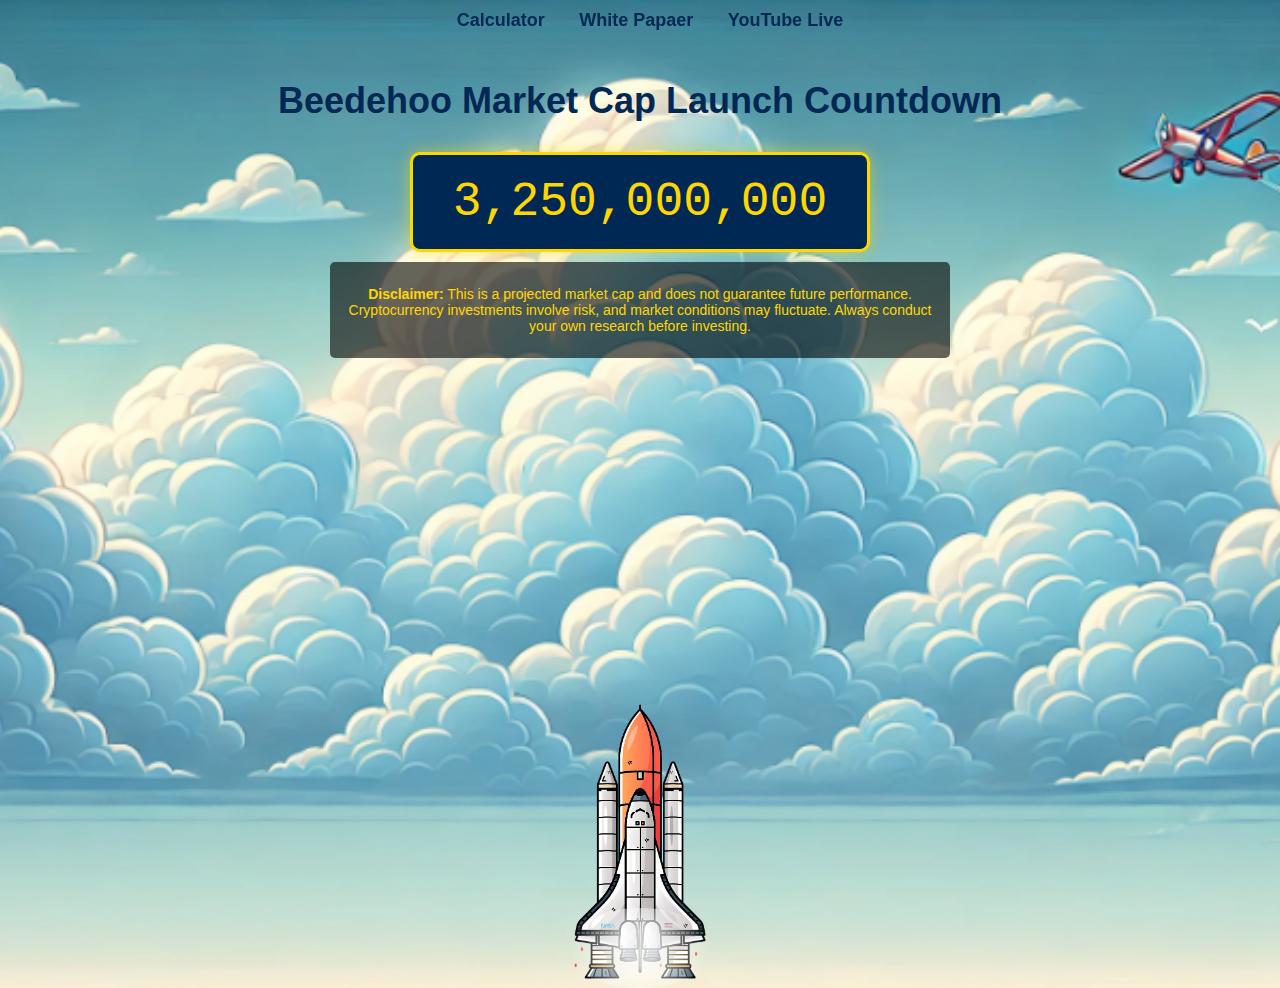
<file: progressscale.html>
<!DOCTYPE html>
<html lang="en">
<head>
    <meta charset="UTF-8">
    <meta name="viewport" content="width=device-width, initial-scale=1.0">
    <title>Beedehoo Progress Scale</title>
    <style>
        body {
            font-family: Arial, sans-serif;
            text-align: center;
            margin: 0;
            background: url('cloudbackground.png') no-repeat center center/cover;
            color: #FFD700;
            overflow: hidden;
            position: relative;
            display: flex;
    flex-direction: column;
    justify-content: space-between;
    min-height: 100vh;
        }
        .nav {
            padding: 10px;
            text-align: center;
            position: fixed;
            top: 0;
            width: 100%;
            z-index: 10;
        }
        .nav a {
            color: #002855;
            text-decoration: none;
            margin: 0 15px;
            font-size: 18px;
            font-weight: bold;
        }
        .nav a:hover {
            color: #FFC107;
        }
        .countdown-container {
            margin-top: 50px;
            font-size: 24px;
            display: flex;
            justify-content: center;
            align-items: center;
            flex-direction: column;
            color: #002855
        }
        .digital-clock {
            background: #002855;
            color: #FFD700;
            font-family: 'Courier New', monospace;
            font-size: 48px;
            padding: 20px 40px;
            border-radius: 10px;
            box-shadow: 0 0 15px rgba(255, 215, 0, 0.5);
            border: 3px solid #FFD700;
            text-align: center;
            width: fit-content;
        }
        .rocket-container {
    position: relative;
    width: 100%;
    height: 70vh; /* Ensure full screen height */
    display: flex;
    align-items: flex-end; /* Aligns the rocket to the bottom of the container */
    justify-content: center; /* Centers the rocket horizontally */
}

.rocket {
    max-width: 150px; /* Adjust size if needed */
    height: auto;
    position: relative; /* Keeps it within the container */
}

        .smoke {
    position: absolute;
    bottom: 0;
    left: 50%;
    transform: translateX(-50%);
    width: 150px;
    height: 80px;
    background: radial-gradient(circle, rgba(255, 255, 255, 0.8) 20%, rgba(255, 255, 255, 0) 80%);
    opacity: 1;
    animation: smoke 3s infinite ease-in-out;
    z-index: 1;
    border-radius: 50%;
}

.disclaimer {
    text-align: center;
    font-size: 14px;
    color: #FFD700;
    background: rgba(0, 0, 0, 0.6);
    padding: 10px;
    border-radius: 5px;
    max-width: 600px;
    margin: auto;
    margin-top: 10px; /* Space between rocket and disclaimer */
    position: relative;
    z-index: 10; /* Ensures it does not overlap the rocket */
}
    </style>
</head>
<body>
    <div class="nav">
        <a href="index.html">Calculator</a>
        <!-- <a href="#progress">Progress Scale</a> -->
        <a href="ourwhitepaper.html">White Papaer</a>
        <a href="https://www.youtube.com/@Beedehoocoin">YouTube Live</a>
    </div>
    <div class="countdown-container">
        <h2>Beedehoo Market Cap Launch Countdown</h2>
        <div class="digital-clock" id="countdown-display">3,250,000,000</div>
    </div>
    <!-- Disclaimer -->
<div class="disclaimer">
    <p><strong>Disclaimer:</strong> This is a projected market cap and does not guarantee future performance. Cryptocurrency investments involve risk, and market conditions may fluctuate. Always conduct your own research before investing.</p>
</div>
    <div class="rocket-container">
        <div class="smoke"></div>
        <img src="Spaceshuttle.png" alt="Rocket" class="rocket" id="rocket">
    </div>

    <script>
        let marketCap = 3250000000; // Manually update this value in the code daily

        function updateCountdown() {
            document.getElementById("countdown-display").innerText = `${Number(marketCap).toLocaleString()}`;
            if (marketCap <= 0) {
                launchRocket();
            }
        }
        
        function launchRocket() {
            let rocket = document.getElementById("rocket");
            rocket.style.animation = "launch 5s linear forwards";
        }

        updateCountdown();
    </script>
</body>
</html>
</file>
